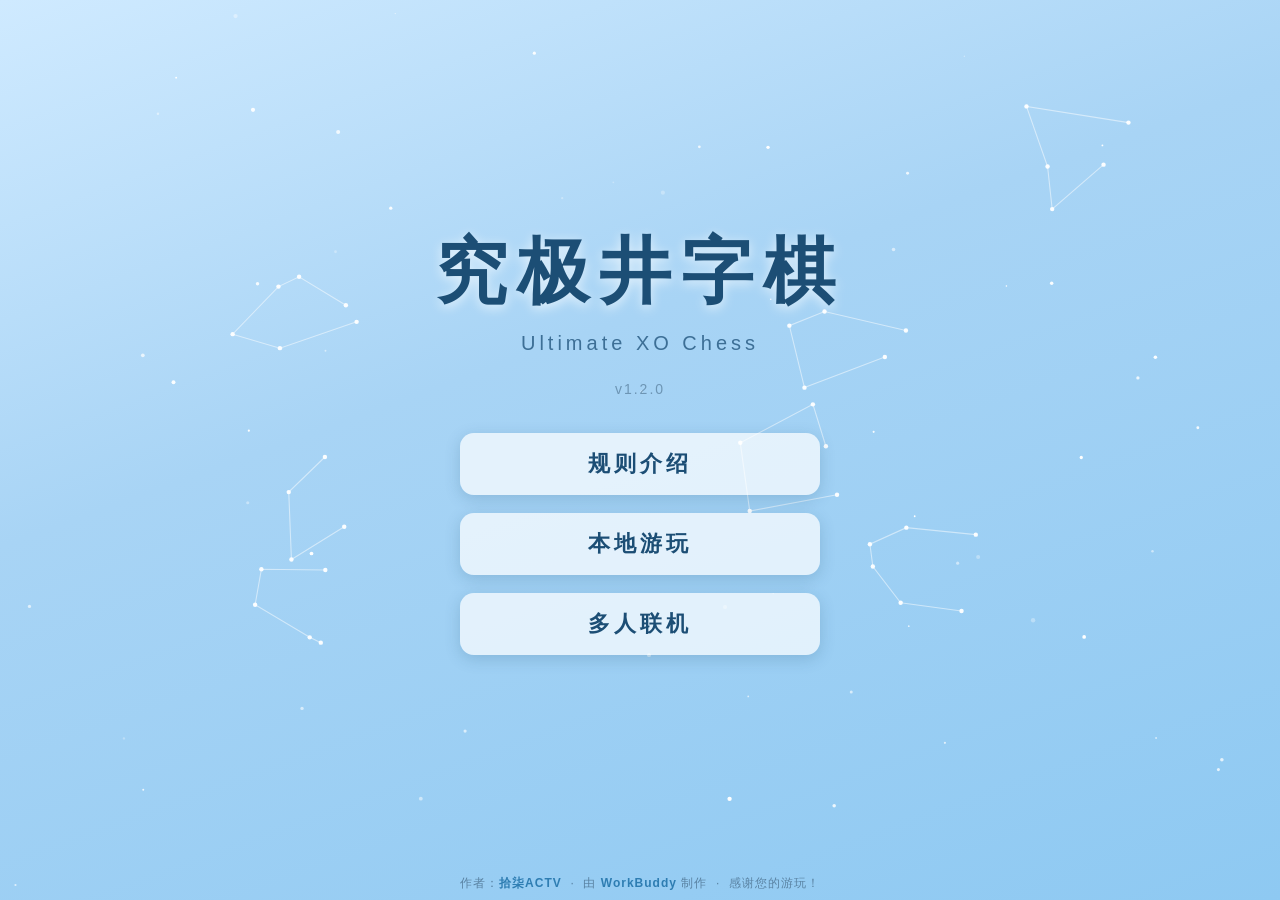
<file: index.html>
<!DOCTYPE html>
<html lang="zh-CN">
<head>
<meta charset="UTF-8">
<meta name="viewport" content="width=device-width, initial-scale=1.0, viewport-fit=cover">
<title>究极井字棋 v1.2.0</title>
<link rel="stylesheet" href="css/style.css">
</head>
<body>

<canvas id="sky"></canvas>

<!-- 通用弹窗 -->
<div id="modal" class="modal-mask">
  <div class="modal-box">
    <div class="modal-icon" id="modalIcon">🚧</div>
    <div class="modal-title" id="modalTitle">暂未开放</div>
    <div class="modal-text" id="modalText">该功能正在开发中，敬请期待</div>
    <div class="modal-actions" id="modalActions">
      <button class="modal-btn primary" id="modalOk">知道了</button>
      <button class="modal-btn ghost" id="modalCancel">取消</button>
    </div>
  </div>
</div>

<!-- 主页 -->
<div id="home">
  <div class="big-title">究极井字棋</div>
  <div class="sub-title">Ultimate XO Chess</div>
  <div class="ver-line">v1.2.0</div>
  <div class="menu" id="menuMain">
    <button id="btnRules">规则介绍</button>
    <button id="btnSingle">本地游玩</button>
    <button id="btnOnline">多人联机</button>
  </div>
  <div class="menu" id="menuSingle" style="display:none;">
    <button id="btnLocal">本地双人</button>
    <button id="btnAi">人机对战</button>
    <button id="btnBack">返回</button>
  </div>
  <div class="menu" id="menuAi" style="display:none;">
    <button id="btnAiXiaoyan">燕小北（简单）</button>
    <button id="btnAiJiaoxiaowei">交小薇（较难）</button>
    <button id="btnAiBack">返回</button>
  </div>
</div>

<!-- 页脚 -->
<div class="footer">
  作者：<a href="https://space.bilibili.com/510463176/" target="_blank" rel="noopener">拾柒ACTV</a>
  &nbsp;·&nbsp; 由 <a href="https://www.workbuddy.cn/" target="_blank" rel="noopener">WorkBuddy</a> 制作
  &nbsp;·&nbsp; 感谢您的游玩！
</div>

<script src="js/sky.js"></script>
<script src="js/modal.js"></script>
<script src="js/home.js"></script>
</body>
</html>
</file>
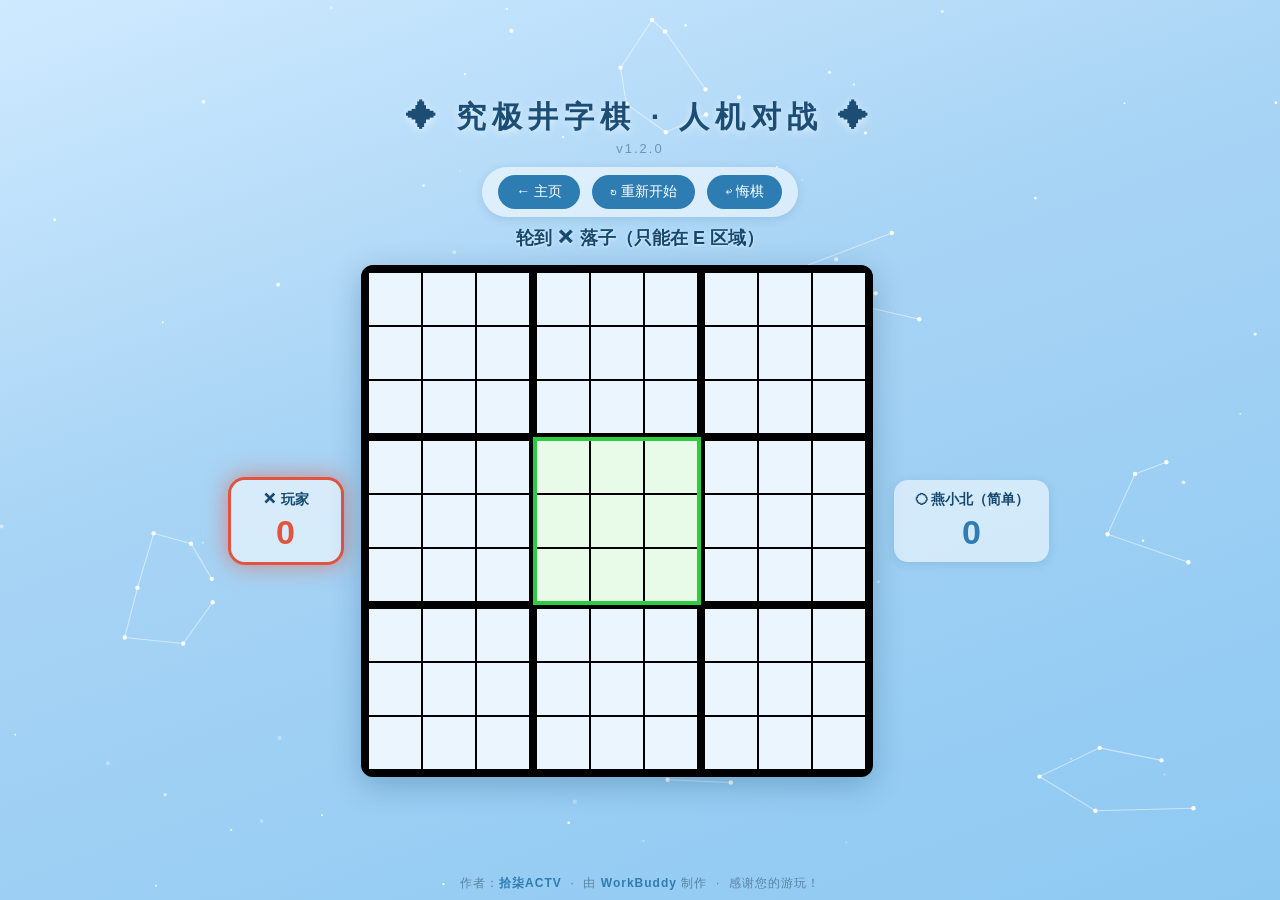
<file: ai.html>
<!DOCTYPE html>
<html lang="zh-CN">
<head>
<meta charset="UTF-8">
<meta name="viewport" content="width=device-width, initial-scale=1.0, viewport-fit=cover">
<title>人机对战 · 究极井字棋 v1.2.0</title>
<link rel="stylesheet" href="css/style.css">
</head>
<!-- data-mode="play" → 正常对局 -->
<body data-mode="play">

<canvas id="sky"></canvas>

<!-- 通用弹窗 -->
<div id="modal" class="modal-mask">
  <div class="modal-box">
    <div class="modal-icon" id="modalIcon">🚧</div>
    <div class="modal-title" id="modalTitle">暂未开放</div>
    <div class="modal-text" id="modalText">该功能正在开发中，敬请期待</div>
    <div class="modal-actions" id="modalActions">
      <button class="modal-btn primary" id="modalOk">知道了</button>
      <button class="modal-btn ghost" id="modalCancel">取消</button>
    </div>
  </div>
</div>

<!-- 对局页 -->
<div class="wrap" id="game">
  <h1>✦ 究极井字棋 · 人机对战 ✦</h1>
  <div class="ver-line">v1.2.0</div>

  <div class="toolbar">
    <button id="back">← 主页</button>
    <button id="restart">↻ 重新开始</button>
    <button id="undo">↩ 悔棋</button>
  </div>

  <div id="status">轮到 ✕ 落子</div>

  <div class="playarea">
    <div class="score x" id="scoreBoxX">
      <span class="crown" id="crownX"><svg viewBox="0 0 24 24" width="34" height="34"><path d="M3 7l4 3 5-6 5 6 4-3-1.5 11h-15L3 7z" fill="#f6b93b"/><path d="M3 7l1.5 11h15L21 7l-4 3-5-6-5 6-4-3z" fill="none" stroke="#d99a1b" stroke-width="1"/><rect x="4.5" y="18" width="15" height="2.5" rx="1" fill="#d99a1b"/></svg></span>
      <span class="label" id="labelX">✕ 玩家</span>
      <span class="num" id="scoreX">0</span>
    </div>

    <div id="board"></div>

    <div class="score o" id="scoreBoxO">
      <span class="crown" id="crownO"><svg viewBox="0 0 24 24" width="34" height="34"><path d="M3 7l4 3 5-6 5 6 4-3-1.5 11h-15L3 7z" fill="#f6b93b"/><path d="M3 7l1.5 11h15L21 7l-4 3-5-6-5 6-4-3z" fill="none" stroke="#d99a1b" stroke-width="1"/><rect x="4.5" y="18" width="15" height="2.5" rx="1" fill="#d99a1b"/></svg></span>
      <span class="label" id="labelO">◯ 对手</span>
      <span class="num" id="scoreO">0</span>
    </div>
  </div>
</div>

<!-- 页脚 -->
<div class="footer">
  作者：<a href="https://space.bilibili.com/510463176/" target="_blank" rel="noopener">拾柒ACTV</a>
  &nbsp;·&nbsp; 由 <a href="https://www.workbuddy.cn/" target="_blank" rel="noopener">WorkBuddy</a> 制作
  &nbsp;·&nbsp; 感谢您的游玩！
</div>

<script src="js/sky.js"></script>
<script src="js/modal.js"></script>
<script src="js/ai.js"></script>
<script src="js/game.js"></script>
<script src="js/ai-play.js"></script>
<script src="js/layout.js"></script>
</body>
</html>
</file>
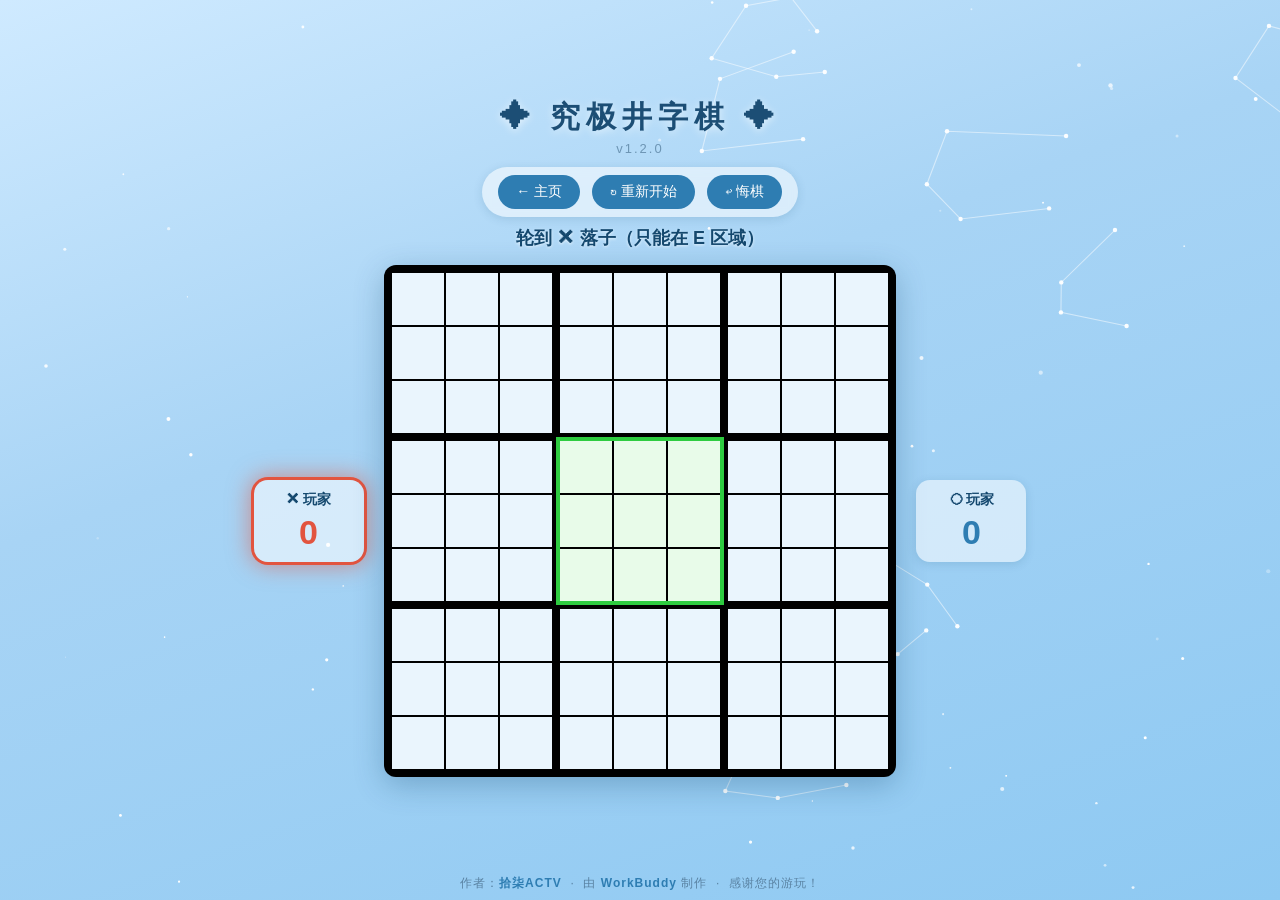
<file: game.html>
<!DOCTYPE html>
<html lang="zh-CN">
<head>
<meta charset="UTF-8">
<meta name="viewport" content="width=device-width, initial-scale=1.0, viewport-fit=cover">
<title>对局 · 究极井字棋 v1.2.0</title>
<link rel="stylesheet" href="css/style.css">
</head>
<!-- data-mode="play" → 正常对局 -->
<body data-mode="play">

<canvas id="sky"></canvas>

<!-- 通用弹窗 -->
<div id="modal" class="modal-mask">
  <div class="modal-box">
    <div class="modal-icon" id="modalIcon">🚧</div>
    <div class="modal-title" id="modalTitle">暂未开放</div>
    <div class="modal-text" id="modalText">该功能正在开发中，敬请期待</div>
    <div class="modal-actions" id="modalActions">
      <button class="modal-btn primary" id="modalOk">知道了</button>
      <button class="modal-btn ghost" id="modalCancel">取消</button>
    </div>
  </div>
</div>

<!-- 对局页 -->
<div class="wrap" id="game">
  <h1>✦ 究极井字棋 ✦</h1>
  <div class="ver-line">v1.2.0</div>

  <div class="toolbar">
    <button id="back">← 主页</button>
    <button id="restart">↻ 重新开始</button>
    <button id="undo">↩ 悔棋</button>
  </div>

  <div id="status">轮到 ✕ 落子</div>

  <div class="playarea">
    <div class="score x" id="scoreBoxX">
      <span class="crown" id="crownX"><svg viewBox="0 0 24 24" width="34" height="34"><path d="M3 7l4 3 5-6 5 6 4-3-1.5 11h-15L3 7z" fill="#f6b93b"/><path d="M3 7l1.5 11h15L21 7l-4 3-5-6-5 6-4-3z" fill="none" stroke="#d99a1b" stroke-width="1"/><rect x="4.5" y="18" width="15" height="2.5" rx="1" fill="#d99a1b"/></svg></span>
      <span class="label" id="labelX">✕ 玩家</span>
      <span class="num" id="scoreX">0</span>
    </div>

    <div id="board"></div>

    <div class="score o" id="scoreBoxO">
      <span class="crown" id="crownO"><svg viewBox="0 0 24 24" width="34" height="34"><path d="M3 7l4 3 5-6 5 6 4-3-1.5 11h-15L3 7z" fill="#f6b93b"/><path d="M3 7l1.5 11h15L21 7l-4 3-5-6-5 6-4-3z" fill="none" stroke="#d99a1b" stroke-width="1"/><rect x="4.5" y="18" width="15" height="2.5" rx="1" fill="#d99a1b"/></svg></span>
      <span class="label">◯ 玩家</span>
      <span class="num" id="scoreO">0</span>
    </div>
  </div>
</div>

<!-- 页脚 -->
<div class="footer">
  作者：<a href="https://space.bilibili.com/510463176/" target="_blank" rel="noopener">拾柒ACTV</a>
  &nbsp;·&nbsp; 由 <a href="https://www.workbuddy.cn/" target="_blank" rel="noopener">WorkBuddy</a> 制作
  &nbsp;·&nbsp; 感谢您的游玩！
</div>

<script src="js/sky.js"></script>
<script src="js/modal.js"></script>
<script src="js/game.js"></script>
<script src="js/layout.js"></script>
</body>
</html>
</file>
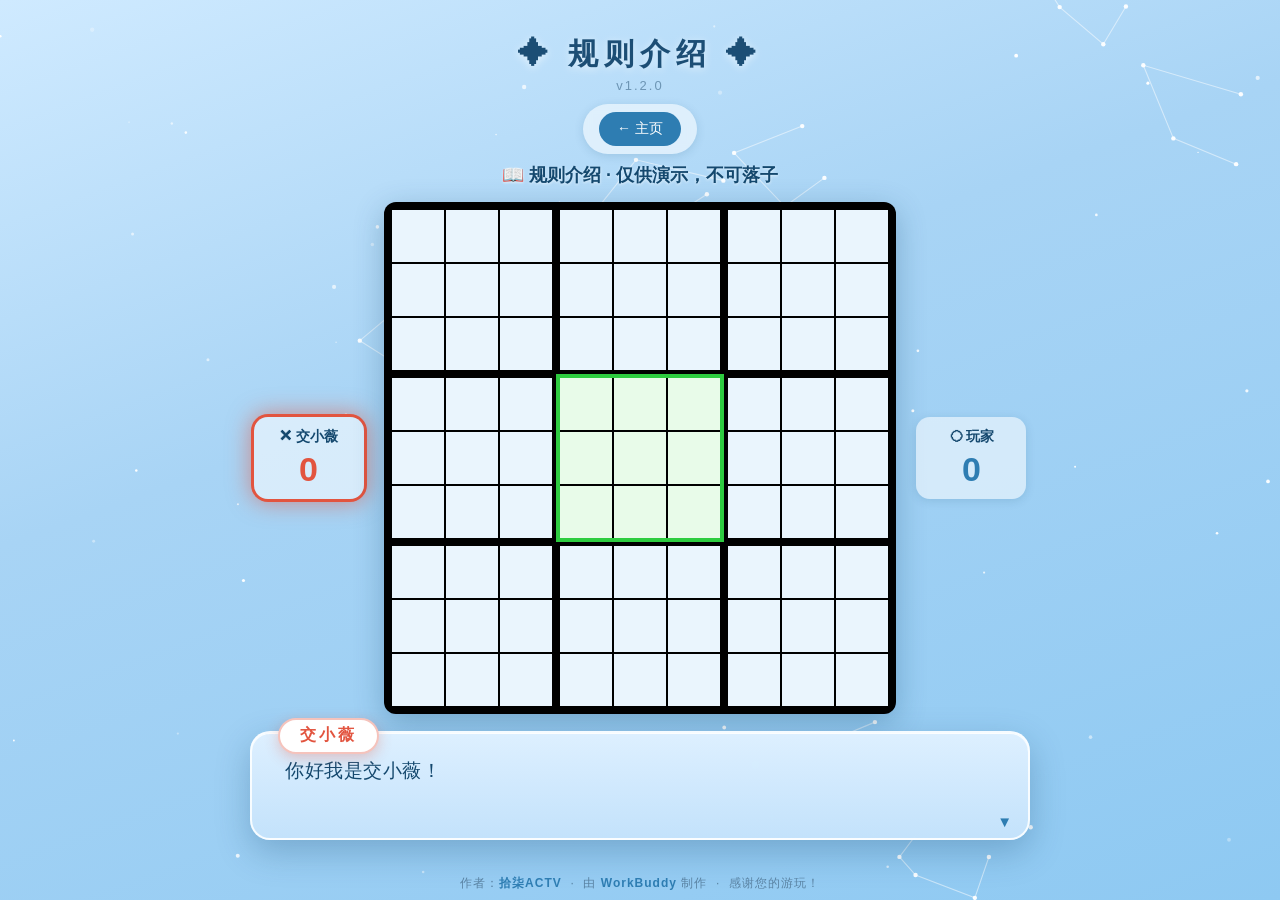
<file: rules.html>
<!DOCTYPE html>
<html lang="zh-CN">
<head>
<meta charset="UTF-8">
<meta name="viewport" content="width=device-width, initial-scale=1.0, viewport-fit=cover">
<title>规则介绍 · 究极井字棋 v1.2.0</title>
<link rel="stylesheet" href="css/style.css">
</head>
<!-- data-mode="readonly" → 只读演示，不可落子 -->
<body data-mode="readonly">

<canvas id="sky"></canvas>

<!-- 通用弹窗 -->
<div id="modal" class="modal-mask">
  <div class="modal-box">
    <div class="modal-icon" id="modalIcon">🚧</div>
    <div class="modal-title" id="modalTitle">暂未开放</div>
    <div class="modal-text" id="modalText">该功能正在开发中，敬请期待</div>
    <div class="modal-actions" id="modalActions">
      <button class="modal-btn primary" id="modalOk">知道了</button>
      <button class="modal-btn ghost" id="modalCancel">取消</button>
    </div>
  </div>
</div>

<!-- 规则介绍页：只读棋盘演示 -->
<div class="wrap" id="game">
  <h1>✦ 规则介绍 ✦</h1>
  <div class="ver-line">v1.2.0</div>

  <div class="toolbar">
    <button id="back">← 主页</button>
  </div>

  <div id="status">📖 规则介绍 · 仅供演示，不可落子</div>

  <div class="playarea">
    <div class="score x" id="scoreBoxX">
      <span class="crown" id="crownX"><svg viewBox="0 0 24 24" width="34" height="34"><path d="M3 7l4 3 5-6 5 6 4-3-1.5 11h-15L3 7z" fill="#f6b93b"/><path d="M3 7l1.5 11h15L21 7l-4 3-5-6-5 6-4-3z" fill="none" stroke="#d99a1b" stroke-width="1"/><rect x="4.5" y="18" width="15" height="2.5" rx="1" fill="#d99a1b"/></svg></span>
      <span class="label" id="labelX">✕ 交小薇</span>
      <span class="num" id="scoreX">0</span>
    </div>

    <div id="board"></div>

    <div class="score o" id="scoreBoxO">
      <span class="crown" id="crownO"><svg viewBox="0 0 24 24" width="34" height="34"><path d="M3 7l4 3 5-6 5 6 4-3-1.5 11h-15L3 7z" fill="#f6b93b"/><path d="M3 7l1.5 11h15L21 7l-4 3-5-6-5 6-4-3z" fill="none" stroke="#d99a1b" stroke-width="1"/><rect x="4.5" y="18" width="15" height="2.5" rx="1" fill="#d99a1b"/></svg></span>
      <span class="label">◯ 玩家</span>
      <span class="num" id="scoreO">0</span>
    </div>
  </div>

  <!-- galgame 对话框：逐字显示台词，展现完毕 0.2s 后点击任意位置继续 -->
  <div id="dialogue">
    <div class="dlg-name" id="dlgName">交小薇</div>
    <div class="dlg-text" id="dlgText"></div>
    <div class="dlg-next" id="dlgNext">▼</div>
    <!-- 教程讲完后弹出的两个选项（由 js/dialogue.js 动态生成按钮） -->
    <div class="dlg-choices" id="dlgChoices"></div>
  </div>
</div>

<!-- 页脚 -->
<div class="footer">
  作者：<a href="https://space.bilibili.com/510463176/" target="_blank" rel="noopener">拾柒ACTV</a>
  &nbsp;·&nbsp; 由 <a href="https://www.workbuddy.cn/" target="_blank" rel="noopener">WorkBuddy</a> 制作
  &nbsp;·&nbsp; 感谢您的游玩！
</div>

<script src="js/sky.js"></script>
<script src="js/modal.js"></script>
<script src="js/game.js"></script>
<script src="js/ai.js"></script>
<script src="js/dialogue.js"></script>
<script src="js/layout.js"></script>
</body>
</html>
</file>
<file: css/style.css>
/* ============================================================
   究极井字棋 · 全站共用样式
   所有页面（主页 / 规则介绍 / 对局）共用这一份样式表
   ============================================================ */

* { margin: 0; padding: 0; box-sizing: border-box; }

/* ---------- 尺寸变量 ----------
   --cell 是棋盘单个小格的边长，整盘尺寸完全由它推导：
     盘宽 = 9 * --cell + 6*--gap-cell + 2*--gap-block + 2*--pad-board
   js/layout.js 会按「窗口宽高 - 其余内容」算出能放下的最大值并写到 #board 上；
   下面这行 clamp 是无 JS / JS 尚未执行时的兜底（按视口宽高一起约束）。 */
:root {
  --cell: clamp(18px, min(9vw, 8vh), 52px);
  --gap-cell: 2px;    /* 同一区域内小格间距 */
  --gap-block: 8px;   /* 三个大区域之间的间距 */
  --pad-board: 8px;   /* 棋盘四周内边距 */
}

html {
  height: 100%;
  /* 阻止 iOS 横屏时自动放大字号（那会让棋盘与文字比例失衡） */
  -webkit-text-size-adjust: 100%;
  text-size-adjust: 100%;
}

/* 浅蓝色渐变背景 */
body {
  min-height: 100%;
  min-height: 100vh;
  min-height: 100dvh;          /* 移动端地址栏收起/展开时的高度，避免棋盘被顶出屏幕 */
  overflow-x: hidden;
  overflow-y: auto;            /* 极端小屏可纵向滚动，绝不裁掉棋盘 */
  overscroll-behavior-y: contain;
  background: linear-gradient(160deg, #cfeaff 0%, #a8d4f5 40%, #8ec9f2 100%);
  background-attachment: fixed;
  position: relative;
  font-family: "Microsoft YaHei", "PingFang SC", sans-serif;
  -webkit-tap-highlight-color: transparent;   /* 移动端点击不闪灰块 */
}

/* ---------- 星空背景 ---------- */
#sky {
  position: fixed;
  inset: 0;
  z-index: 0;
  pointer-events: none;
}

/* ---------- 主内容 ----------
   占满一屏并在其中垂直居中；内容超高时由 .wrap 自己撑开、body 滚动，
   不会像原来那样「居中 + overflow:hidden」把顶部裁掉。 */
.wrap {
  position: relative;
  z-index: 1;
  width: 100%;
  min-height: 100vh;
  min-height: 100dvh;
  display: flex;
  flex-direction: column;
  align-items: center;
  justify-content: center;
  gap: clamp(6px, 1.2vh, 14px);
  padding: clamp(8px, 1.8vh, 18px) clamp(8px, 2.4vw, 24px)
           calc(42px + env(safe-area-inset-bottom, 0px));   /* 底部留出页脚的高度 */
}

/* ---------- 弹窗 ---------- */
.modal-mask {
  position: fixed;
  inset: 0;
  z-index: 100;
  background: rgba(20, 50, 80, 0.35);
  backdrop-filter: blur(3px);
  display: flex;
  align-items: center;
  justify-content: center;
  opacity: 0;
  pointer-events: none;
  transition: opacity 0.25s ease;
}

.modal-mask.show {
  opacity: 1;
  pointer-events: auto;
}

.modal-box {
  background: #fff;
  border-radius: 20px;
  padding: 34px 40px 28px;
  width: 320px;
  text-align: center;
  box-shadow: 0 20px 60px rgba(20,50,80,0.4);
  transform: translateY(20px) scale(0.92);
  transition: transform 0.25s ease;
}

.modal-mask.show .modal-box {
  transform: translateY(0) scale(1);
}

.modal-icon {
  font-size: 46px;
  line-height: 1;
  margin-bottom: 14px;
}

.modal-title {
  font-size: 22px;
  font-weight: bold;
  color: #1c4e75;
  letter-spacing: 3px;
  margin-bottom: 10px;
}

.modal-text {
  font-size: 14px;
  color: #6d95b4;
  letter-spacing: 1px;
  margin-bottom: 24px;
}

.modal-actions {
  display: flex;
  justify-content: center;
  gap: 14px;
}

.modal-btn {
  border: none;
  border-radius: 999px;
  padding: 10px 32px;
  font-size: 15px;
  cursor: pointer;
  color: #fff;
  letter-spacing: 2px;
  transition: background 0.2s, transform 0.1s;
}

.modal-btn:active { transform: scale(0.96); }
.modal-btn.primary { background: #2e7db2; }
.modal-btn.primary:hover { background: #1c5f8e; }
.modal-btn.ghost {
  background: #e4eef5;
  color: #4a789b;
}
.modal-btn.ghost:hover { background: #d5e4ef; }
.modal-btn.danger { background: #e2543f; }
.modal-btn.danger:hover { background: #c63f2c; }

/* ---------- 页脚 ---------- */
.footer {
  position: fixed;
  bottom: calc(8px + env(safe-area-inset-bottom, 0px));
  left: 0;
  right: 0;
  text-align: center;
  z-index: 1;
  font-size: clamp(10px, 2.6vw, 12px);
  color: #5a83a3;
  letter-spacing: 1px;
  pointer-events: none;          /* 不挡棋盘点击；链接单独恢复 */
  line-height: 1.4;
  padding: 0 8px;
}

.footer a { pointer-events: auto; }

.footer a {
  color: #2e7db2;
  text-decoration: none;
  font-weight: bold;
  transition: color 0.2s;
}

.footer a:hover {
  color: #1c5f8e;
  text-decoration: underline;
}

/* ---------- 主页 ---------- */
#home {
  position: relative;
  z-index: 1;
  width: 100%;
  min-height: 100vh;
  min-height: 100dvh;
  display: flex;
  flex-direction: column;
  align-items: center;
  justify-content: center;
  gap: clamp(8px, 1.6vh, 12px);
  padding: clamp(12px, 3vh, 24px) 16px calc(46px + env(safe-area-inset-bottom, 0px));
}

#home .big-title {
  color: #1c4e75;
  font-size: clamp(36px, 11vw, 72px);
  font-weight: bold;
  letter-spacing: clamp(3px, 1.6vw, 10px);
  text-shadow: 0 3px 12px rgba(255,255,255,0.7);
  text-align: center;
}

#home .sub-title {
  color: #3d6f96;
  font-size: clamp(13px, 3.6vw, 20px);
  letter-spacing: clamp(2px, 0.9vw, 4px);
  margin-bottom: clamp(18px, 5vh, 40px);
  text-align: center;
}

#home .ver-line {
  color: #6d95b4;
  font-size: clamp(12px, 3vw, 14px);
  letter-spacing: 2px;
  margin-top: clamp(-26px, -3vh, -34px);
  margin-bottom: clamp(12px, 3.2vh, 24px);
}

#home .menu {
  display: flex;
  flex-direction: column;
  gap: clamp(10px, 2vh, 18px);
  width: min(100%, 360px);
}

#home .menu button {
  border: none;
  border-radius: 14px;
  padding: clamp(12px, 2.2vh, 16px) 24px;
  font-size: clamp(17px, 4.6vw, 22px);
  letter-spacing: clamp(2px, 0.8vw, 4px);
  cursor: pointer;
  background: rgba(255,255,255,0.7);
  color: #1c4e75;
  font-weight: bold;
  box-shadow: 0 4px 16px rgba(28,78,117,0.2);
  transition: transform 0.15s, background 0.2s, box-shadow 0.2s;
}

#home .menu button:hover {
  background: #2e7db2;
  color: #fff;
  transform: translateY(-3px);
  box-shadow: 0 8px 24px rgba(28,78,117,0.35);
}

/* ---------- 主区域：左右玩家模块 + 中间棋盘 ---------- */
.playarea {
  display: flex;
  align-items: center;
  justify-content: center;
  gap: clamp(10px, 1.6vw, 24px);
}

/* ---------- 得分面板 ---------- */
.score {
  position: relative;
  display: flex;
  flex-direction: column;
  align-items: center;
  gap: 4px;
  padding: clamp(6px, 1.2vh, 14px) clamp(10px, 1.6vw, 20px);
  border-radius: 14px;
  background: rgba(255,255,255,0.55);
  box-shadow: 0 2px 10px rgba(28,78,117,0.15);
  min-width: clamp(66px, 11vw, 110px);
  transition: box-shadow 0.3s ease;
}

.score .label { font-size: clamp(11px, 3.2vw, 14px); font-weight: bold; color: #14486e; white-space: nowrap; }
.score .num  { font-size: clamp(20px, 5.4vw, 34px); font-weight: bold; transition: text-shadow 0.3s ease; }
.score.x .num { color: #e2543f; }
.score.o .num { color: #2e7db2; }

/* 当前落子玩家：模块边缘泛光（红/蓝） */
.score.turn-x {
  box-shadow: 0 0 0 3px #e2543f, 0 0 22px 4px rgba(226, 84, 63, 0.55);
}
.score.turn-o {
  box-shadow: 0 0 0 3px #2e7db2, 0 0 22px 4px rgba(46, 125, 178, 0.55);
}

/* 游戏结束：获胜玩家模块边缘 + 分数同时泛光 */
.score.win-x {
  box-shadow: 0 0 0 3px #e2543f, 0 0 30px 6px rgba(226, 84, 63, 0.7);
}
.score.win-x .num {
  text-shadow: 0 0 14px rgba(226, 84, 63, 0.85);
}
.score.win-o {
  box-shadow: 0 0 0 3px #2e7db2, 0 0 30px 6px rgba(46, 125, 178, 0.7);
}
.score.win-o .num {
  text-shadow: 0 0 14px rgba(46, 125, 178, 0.85);
}

/* 金色皇冠：绝对定位浮在模块上方，不占布局空间 */
.crown {
  position: absolute;
  top: clamp(-28px, -2.4vw, -34px);
  left: 50%;
  transform: translateX(-50%);
  font-size: 34px;
  line-height: 1;
  filter: drop-shadow(0 2px 3px rgba(0,0,0,0.25));
  display: none;
}
.crown svg { width: clamp(26px, 4vw, 34px); height: clamp(26px, 4vw, 34px); }
.crown.show {
  display: block;
  animation: crown-in 0.4s ease;
}
@keyframes crown-in {
  0%   { transform: translateX(-50%) scale(0.4) translateY(8px); opacity: 0; }
  70%  { transform: translateX(-50%) scale(1.2) translateY(0); opacity: 1; }
  100% { transform: translateX(-50%) scale(1); }
}

h1 {
  color: #1c4e75;
  font-size: clamp(17px, 4.2vw, 30px);
  letter-spacing: clamp(2px, 1vw, 6px);
  text-shadow: 0 2px 8px rgba(255,255,255,0.6);
  text-align: center;
}

/* 对局/规则页标题下方的版本号 */
#game .ver-line {
  color: #6d95b4;
  font-size: clamp(11px, 2.8vw, 13px);
  letter-spacing: 2px;
  margin-top: -8px;
}

.toolbar {
  display: flex;
  align-items: center;
  justify-content: center;
  flex-wrap: wrap;
  gap: clamp(6px, 1.2vw, 12px);
  background: rgba(255,255,255,0.55);
  padding: clamp(5px, 1vh, 8px) clamp(10px, 1.6vw, 16px);
  border-radius: 999px;
  backdrop-filter: blur(4px);
  box-shadow: 0 2px 10px rgba(28,78,117,0.15);
  max-width: 100%;
}

.toolbar button {
  border: none;
  border-radius: 999px;
  padding: clamp(6px, 1vh, 8px) clamp(12px, 2vw, 18px);
  font-size: clamp(12px, 3vw, 14px);
  cursor: pointer;
  background: #2e7db2;
  color: #fff;
  transition: background 0.2s;
  white-space: nowrap;
  touch-action: manipulation;
}

.toolbar button:hover { background: #1c5f8e; }

#status {
  font-size: clamp(13px, 3.4vw, 18px);
  font-weight: bold;
  color: #14486e;
  min-height: 1.5em;
  text-align: center;
  text-shadow: 0 1px 3px rgba(255,255,255,0.7);
  line-height: 1.3;
  padding: 0 4px;
}

/* ---------- 棋盘：9x9 = 3x3 大格，每大格内 3x3 ----------
   整盘尺寸完全由 --cell 推导，js/layout.js 按窗口可用空间改写它，
   因此棋盘永远完整可见（不会被裁切），也无须缩放页面。 */
#board {
  position: relative;                     /* 作为规则页「指向大区域箭头」覆盖层的定位参照 */
  display: grid;
  grid-template-columns: repeat(3, auto); /* 列宽由每格固定宽度的 --cell 撑开 */
  grid-template-rows: repeat(3, auto);
  gap: var(--gap-block);
  background: #000;                       /* 明显的黑色分隔线（大格之间） */
  padding: var(--pad-board);
  border-radius: 12px;
  box-shadow: 0 8px 30px rgba(20,72,110,0.3);
  max-width: 100%;
}

.block {
  display: grid;
  grid-template-columns: repeat(3, var(--cell));
  grid-template-rows: repeat(3, var(--cell));
  gap: var(--gap-cell);
  background: #000;                       /* 小格之间的细黑线 */
}

/* 可落子区域：绿色边框高亮 + 轻微呼吸（吸引注意）。
   对局页与规则介绍页共用同一份样式，所以两边都常驻呼吸效果。 */
.block.active {
  box-shadow: 0 0 0 4px #2ecc40;
  animation: active-breathe 1.6s ease-in-out infinite;
}
@keyframes active-breathe {
  0%, 100% { box-shadow: 0 0 0 4px #2ecc40; }
  50%      { box-shadow: 0 0 0 6px #2ecc40, 0 0 18px rgba(46, 204, 64, 0.55); }
}
/* 可落子区域的空格淡绿底；但结束手提示格(win-hint)除外，
   否则这里的高优先级规则会盖掉 .cell.win-hint 的淡红底 */
.block.active .cell:not(.x):not(.o):not(.win-hint) {
  background: #e8fbe9;
}

/* 可落子区域内的悬停反馈：底色在绿系里加深一档。
   ⚠ 这组选择器的特异性必须高于上面的淡绿底规则(0,6,0)，
   否则会被它覆盖 —— 之前就是它把 .cell:hover(0,2,0) 压掉，
   导致鼠标移到绿框格子上时底色不变化、看不出落点反馈。
   （结束手提示格 win-hint 由下面 .cell.win-hint:hover 单独处理，
     所以这里用 :not(.win-hint) 让出。） */
.block.active .cell:not(.x):not(.o):not(.win-hint):hover,
.block.active .cell.x:hover,
.block.active .cell.o:hover {
  background: #cbead0;
}

/* 游戏结束：最后落子区域用获胜方颜色标注 */
.block.final-win-x {
  box-shadow: 0 0 0 5px #e2543f;
  background: rgba(226, 84, 63, 0.25);
}
.block.final-win-o {
  box-shadow: 0 0 0 5px #2e7db2;
  background: rgba(46, 125, 178, 0.25);
}

.cell {
  background: #eaf5fd;
  display: flex;
  align-items: center;
  justify-content: center;
  width: var(--cell);
  height: var(--cell);
  font-size: calc(var(--cell) * 0.58);
  font-weight: bold;
  cursor: pointer;
  user-select: none;
  -webkit-user-select: none;
  touch-action: manipulation;             /* 双击不再缩放页面，落子响应更快 */
  transition: background 0.15s, transform 0.1s;
}

.cell:hover { background: #d3ebfa; }
.cell.x { color: #e2543f; }
.cell.o { color: #2e7db2; }
.cell.pop { animation: pop 0.3s ease; }

/* 可结束游戏的落子格：淡红色提示 */
.cell.win-hint {
  background: #fbdcd7;
}
.cell.win-hint:hover {
  background: #f6c6bf;
}

@keyframes pop {
  0%   { transform: scale(0.6); }
  70%  { transform: scale(1.15); }
  100% { transform: scale(1); }
}

/* ============================================================
   规则介绍 · galgame 对话框
   仅 rules.html 使用：棋盘下方的浅蓝色圆角对话框
   ============================================================ */
#dialogue {
  position: relative;
  width: min(780px, 94vw);
  margin-top: 6px;
  padding: clamp(18px, 2.6vh, 30px) clamp(14px, 2.6vw, 34px) clamp(16px, 2.2vh, 26px);
  border-radius: clamp(14px, 2.6vw, 20px);
  background: linear-gradient(180deg, rgba(224, 241, 255, 0.96) 0%, rgba(197, 227, 251, 0.96) 100%);
  border: 2px solid rgba(255, 255, 255, 0.85);
  box-shadow: 0 12px 34px rgba(20, 72, 110, 0.28), inset 0 1px 0 rgba(255, 255, 255, 0.9);
  backdrop-filter: blur(6px);
  cursor: pointer;
  user-select: none;
  -webkit-user-select: none;
  touch-action: manipulation;
  animation: dlg-in 0.5s ease both;
}

@keyframes dlg-in {
  from { opacity: 0; transform: translateY(20px); }
  to   { opacity: 1; transform: translateY(0); }
}

/* 左上角名字牌：交小薇（红色） */
.dlg-name {
  position: absolute;
  top: clamp(-15px, -1.8vw, -17px);
  left: clamp(14px, 3vw, 26px);
  padding: clamp(3px, 0.6vh, 6px) clamp(12px, 2.2vw, 20px);
  border-radius: 999px;
  background: #fff;
  color: #e2543f;
  font-size: clamp(12px, 3.2vw, 16px);
  font-weight: bold;
  letter-spacing: clamp(1px, 0.5vw, 3px);
  border: 2px solid rgba(226, 84, 63, 0.35);
  box-shadow: 0 4px 14px rgba(226, 84, 63, 0.3);
  white-space: nowrap;
}

/* 正文：逐字显示 */
.dlg-text {
  min-height: clamp(40px, 7.6vh, 62px);
  font-size: clamp(14px, 3.9vw, 19px);
  line-height: 1.62;
  color: #14486e;
  font-weight: 500;
  letter-spacing: 0.5px;
  overflow-wrap: anywhere;
}

/* 右下角「继续」提示：文本完全展现并经过 0.2s 冷却后出现 */
.dlg-next {
  position: absolute;
  right: 16px;
  bottom: 8px;
  font-size: clamp(12px, 3vw, 15px);
  color: #2e7db2;
  opacity: 0;
  transition: opacity 0.25s ease;
  animation: dlg-blink 1s ease-in-out infinite;
}
.dlg-next.show { opacity: 1; }

@keyframes dlg-blink {
  0%, 100% { transform: translateY(0); }
  50%      { transform: translateY(4px); }
}

/* 收尾选项：全部规则讲完后，对话框里弹出「结束教程 / 完成对局」。
   由 js/dialogue.js 生成两个按钮并把容器加上 .show。 */
.dlg-choices {
  display: none;
  flex-direction: column;
  gap: clamp(6px, 1vh, 10px);
  margin-top: clamp(10px, 1.6vh, 16px);
}
.dlg-choices.show {
  display: flex;
  animation: choices-in 0.35s ease both;
}
@keyframes choices-in {
  from { opacity: 0; transform: translateY(10px); }
  to   { opacity: 1; transform: translateY(0); }
}

.dlg-choice {
  padding: clamp(9px, 1.4vh, 12px) clamp(14px, 2vw, 20px);
  border-radius: 12px;
  border: 2px solid rgba(46, 125, 178, 0.45);
  background: #fff;
  color: #14486e;
  font-family: inherit;
  font-size: clamp(14px, 3.6vw, 17px);
  font-weight: bold;
  letter-spacing: 1px;
  cursor: pointer;
  touch-action: manipulation;
  transition: background 0.18s ease, border-color 0.18s ease,
              transform 0.12s ease, box-shadow 0.18s ease;
}
.dlg-choice:hover {
  background: #e3f2ff;
  border-color: #2e7db2;
  box-shadow: 0 4px 14px rgba(46, 125, 178, 0.25);
}
.dlg-choice:active { transform: scale(0.98); }

/* 主选项（完成对局）：高亮成蓝色实心 */
.dlg-choice.primary {
  background: linear-gradient(180deg, #5aa9e6 0%, #2e7db2 100%);
  border-color: rgba(255, 255, 255, 0.9);
  color: #fff;
}
.dlg-choice.primary:hover {
  background: linear-gradient(180deg, #6cb6ee 0%, #3a8ac0 100%);
  box-shadow: 0 4px 16px rgba(46, 125, 178, 0.4);
}

/* ============================================================
   规则介绍 · 棋盘区域字母（A~I）
   由 js/dialogue.js 在讲解「划分为9个大区域」时加上 #board.labels-on
   每个大区域上覆盖一个大号字母（横跨整个 3x3 子棋盘），深蓝色、微微闪烁
   ============================================================ */
#board.labels-on .block {
  position: relative;                        /* 作为覆盖层的定位参照 */
}

#board.labels-on .block::before {
  content: attr(data-label);
  position: absolute;
  inset: 0;                                  /* 覆盖整个大区域 */
  z-index: 2;
  display: flex;
  align-items: center;
  justify-content: center;
  font-size: calc(var(--cell) * 2.4);        /* 大号字母，随棋盘缩放（52px 格 → 124px） */
  line-height: 1;
  font-weight: bold;
  color: #1f86db;                            /* 较深的蓝色 */
  mix-blend-mode: multiply;                  /* 黑色格线可穿过字母，贴合棋盘观感 */
  pointer-events: none;
  animation: region-in 0.45s ease both,
             region-blink 1.6s ease-in-out 0.55s infinite;
}

/* 字母淡入放大 */
@keyframes region-in {
  from { opacity: 0; transform: scale(0.75); }
  to   { opacity: 1; transform: scale(1); }
}

/* 微微闪烁 —— 大区域字母、子棋盘小写字母、指向箭头三者共用同一个动画。
   三处的 animation 必须保持相同的时长(1.6s) 与延迟(0.55s)，
   并由 js/dialogue.js 的 restartBlink() 在同一帧统一点亮（第八句），
   这样它们的闪烁相位才会永久保持一致。 */
@keyframes region-blink {
  0%, 100% { opacity: 1;    text-shadow: 0 0 0 rgba(31, 134, 219, 0); }
  50%      { opacity: 0.55; text-shadow: 0 0 16px rgba(31, 134, 219, 0.6); }
}

/* ============================================================
   规则介绍 · 子棋盘小格字母（a~i）
   由 js/dialogue.js 在讲解「子棋盘编号」时加上 #board.sub-labels-on
   仅在中间的 E 区域显示：9 个小格各覆盖一个小写字母，蓝色、微微闪烁
   （做法与上面的区域字母一致，只是作用到小格上）
   ============================================================ */
#board.sub-labels-on .block[data-label="E"] .cell {
  position: relative;                        /* 作为覆盖层的定位参照 */
}

#board.sub-labels-on .block[data-label="E"] .cell:not(.x):not(.o)::before {
  content: attr(data-label);
  position: absolute;
  inset: 0;                                  /* 覆盖整个小格 */
  z-index: 2;
  display: flex;
  align-items: center;
  justify-content: center;
  font-size: calc(var(--cell) * 0.73);       /* 随棋盘缩放（52px 格 → 38px） */
  line-height: 1;
  font-weight: bold;
  color: #1f86db;
  mix-blend-mode: multiply;                  /* 黑色格线可穿过字母 */
  pointer-events: none;
  animation: region-in 0.45s ease both,
             region-blink 1.6s ease-in-out 0.55s infinite;
}

/* E 区已经显示小写字母时，不再叠加大写字母 E（避免两层字母重叠） */
#board.sub-labels-on .block[data-label="E"]::before {
  display: none;
}

/* ============================================================
   规则介绍 · 指向大区域的箭头
   由 js/dialogue.js 在讲解「一一对应」时插入 #board 内：
   E 区 8 个小格各伸出一条箭头，指向它对应的那个大区域（e 格对应 E 自己，不画）
   ============================================================ */
.region-arrows {
  position: absolute;
  inset: 0;
  width: 100%;
  height: 100%;
  z-index: 3;                                /* 压在区域字母之上 */
  pointer-events: none;
  display: none;
}

.region-arrows.show {
  display: block;
  animation: arrows-in 0.45s ease both,
             region-blink 1.6s ease-in-out 0.55s infinite;   /* 与区域字母同节奏闪烁 */
}

.region-arrows line {
  stroke: #2b9bef;
  stroke-width: calc(var(--cell) * 0.062);   /* 随棋盘缩放（52px 格 → 约 3.2） */
  stroke-linecap: round;
}

.region-arrows .arrow-head { fill: #2b9bef; }

@keyframes arrows-in {
  from { opacity: 0; }
  to   { opacity: 1; }
}

/* ============================================================
   规则介绍 · 聚焦 a → A
   由 js/dialogue.js 在讲解「a 落子 → 下一名玩家只能去 A 区域」时加上 #board.focus-a
   只保留三样东西：A 区的大写字母、E 区 a 格的小写字母、a→A 那一条箭头。
   选择器特意带上 labels-on / sub-labels-on，以便用更高优先级盖住上面的通用规则。
   ============================================================ */
#board.labels-on.focus-a .block::before { display: none; }
#board.labels-on.focus-a .block[data-label="A"]::before { display: flex; }

#board.sub-labels-on.focus-a .block[data-label="E"] .cell:not(.x):not(.o)::before { display: none; }
#board.sub-labels-on.focus-a .block[data-label="E"] .cell[data-label="a"]:not(.x):not(.o)::before { display: flex; }

#board.focus-a .region-arrows line { display: none; }
#board.focus-a .region-arrows line[data-to="A"] { display: block; }

/* ============================================================
   规则介绍 · 逐格巡回演示（b~i 依次「小格 → 箭头 → 大区域」）
   由 js/dialogue.js 的 startTour() 加上 #board.tour-on：
   显示权完全交给 .on 标记——只有带 .on 的那一个区域字母 / 小格字母 / 箭头可见，
   并且演示期间一律不闪烁（animation:none）。
   选择器同样叠上 labels-on / sub-labels-on 前缀来取得足够优先级。
   ============================================================ */
#board.labels-on.tour-on .block::before {
  display: none;
  animation: none;                          /* 演示期间不闪烁 */
}
#board.labels-on.tour-on .block.on::before { display: flex; }

#board.sub-labels-on.tour-on .block[data-label="E"] .cell:not(.x):not(.o)::before {
  display: none;
  animation: none;                          /* 演示期间不闪烁 */
}
#board.sub-labels-on.tour-on .block[data-label="E"] .cell.on:not(.x):not(.o)::before { display: flex; }

#board.tour-on .region-arrows { animation: none; }
#board.tour-on .region-arrows line { display: none; }
#board.tour-on .region-arrows line.on { display: block; }

/* ============================================================
   响应式适配
   ============================================================ */

/* 窄屏（手机竖屏为主）：棋盘始终居中且完整可见；两侧的得分 / 玩家名不挤占棋盘宽度，
   而是留在棋盘左右两边，通过「左右滑动」查看。
   做法：.playarea 变成横向滚动容器，初始滚动位置由 js/layout.js 居中到棋盘。 */
@media (max-width: 760px) {
  .playarea {
    width: 100%;
    max-width: 100%;
    /* 用 flex-start 而不是 center：center 在内容溢出时会把左侧裁掉且无法滚动到 */
    justify-content: flex-start;
    overflow-x: auto;
    overflow-y: hidden;
    -webkit-overflow-scrolling: touch;
    overscroll-behavior-x: contain;
    scrollbar-width: none;
    padding-bottom: 4px;
  }
  .playarea::-webkit-scrollbar { display: none; }
  .playarea > * { flex: 0 0 auto; }

  /* 两侧模块收窄一些，滑动过去时也能一眼看全 */
  .score {
    gap: 2px;
    padding: 6px 10px;
    min-width: 58px;
    border-radius: 10px;
  }
  .score .label { font-size: 11px; }
  .score .num { font-size: 20px; line-height: 1.1; }

  #dialogue { width: 94vw; margin-top: 2px; }
}

/* 超窄屏（小屏手机）：再压一档间距与内边距 */
@media (max-width: 420px) {
  .wrap { gap: 5px; padding-left: 6px; padding-right: 6px; }
  .toolbar { gap: 5px; padding: 4px 8px; }
  .toolbar button { padding: 5px 10px; }
  #status { font-size: 12.5px; }
  #home .menu { width: min(100%, 300px); }
}

/* 矮屏（手机横屏 / 小笔记本）：压缩非棋盘内容，把高度尽量留给棋盘 */
@media (max-height: 620px) {
  .wrap { gap: 4px; }
  h1 { font-size: 16px; }
  #game .ver-line { margin-top: -2px; }
  .footer { display: none; }
  .wrap { padding-top: 6px; padding-bottom: 10px; }
  #home { padding-top: 10px; padding-bottom: 10px; }
  #home .sub-title { margin-bottom: 10px; }
  #home .ver-line { margin-top: -18px; margin-bottom: 10px; }
  #dialogue { margin-top: 0; }
  .dlg-text { min-height: 34px; }
}

/* 极矮屏（手机横屏）：标题让位给棋盘，保证棋盘能大一点且完整 */
@media (max-height: 460px) {
  h1, #game .ver-line { display: none; }
  #status { font-size: 12px; min-height: 1.2em; }
}

/* 触摸设备：略微加大操作目标的点击热区（不影响棋盘几何） */
@media (pointer: coarse) {
  .toolbar button { min-height: 36px; }
  .dlg-choice { min-height: 42px; }
}

/* 桌面端：没有指针设备时按钮的 hover 效果保留，此处仅确保键盘可达性 */
.toolbar button:focus-visible,
.dlg-choice:focus-visible,
#home .menu button:focus-visible {
  outline: 3px solid #2e7db2;
  outline-offset: 2px;
}
</file>
